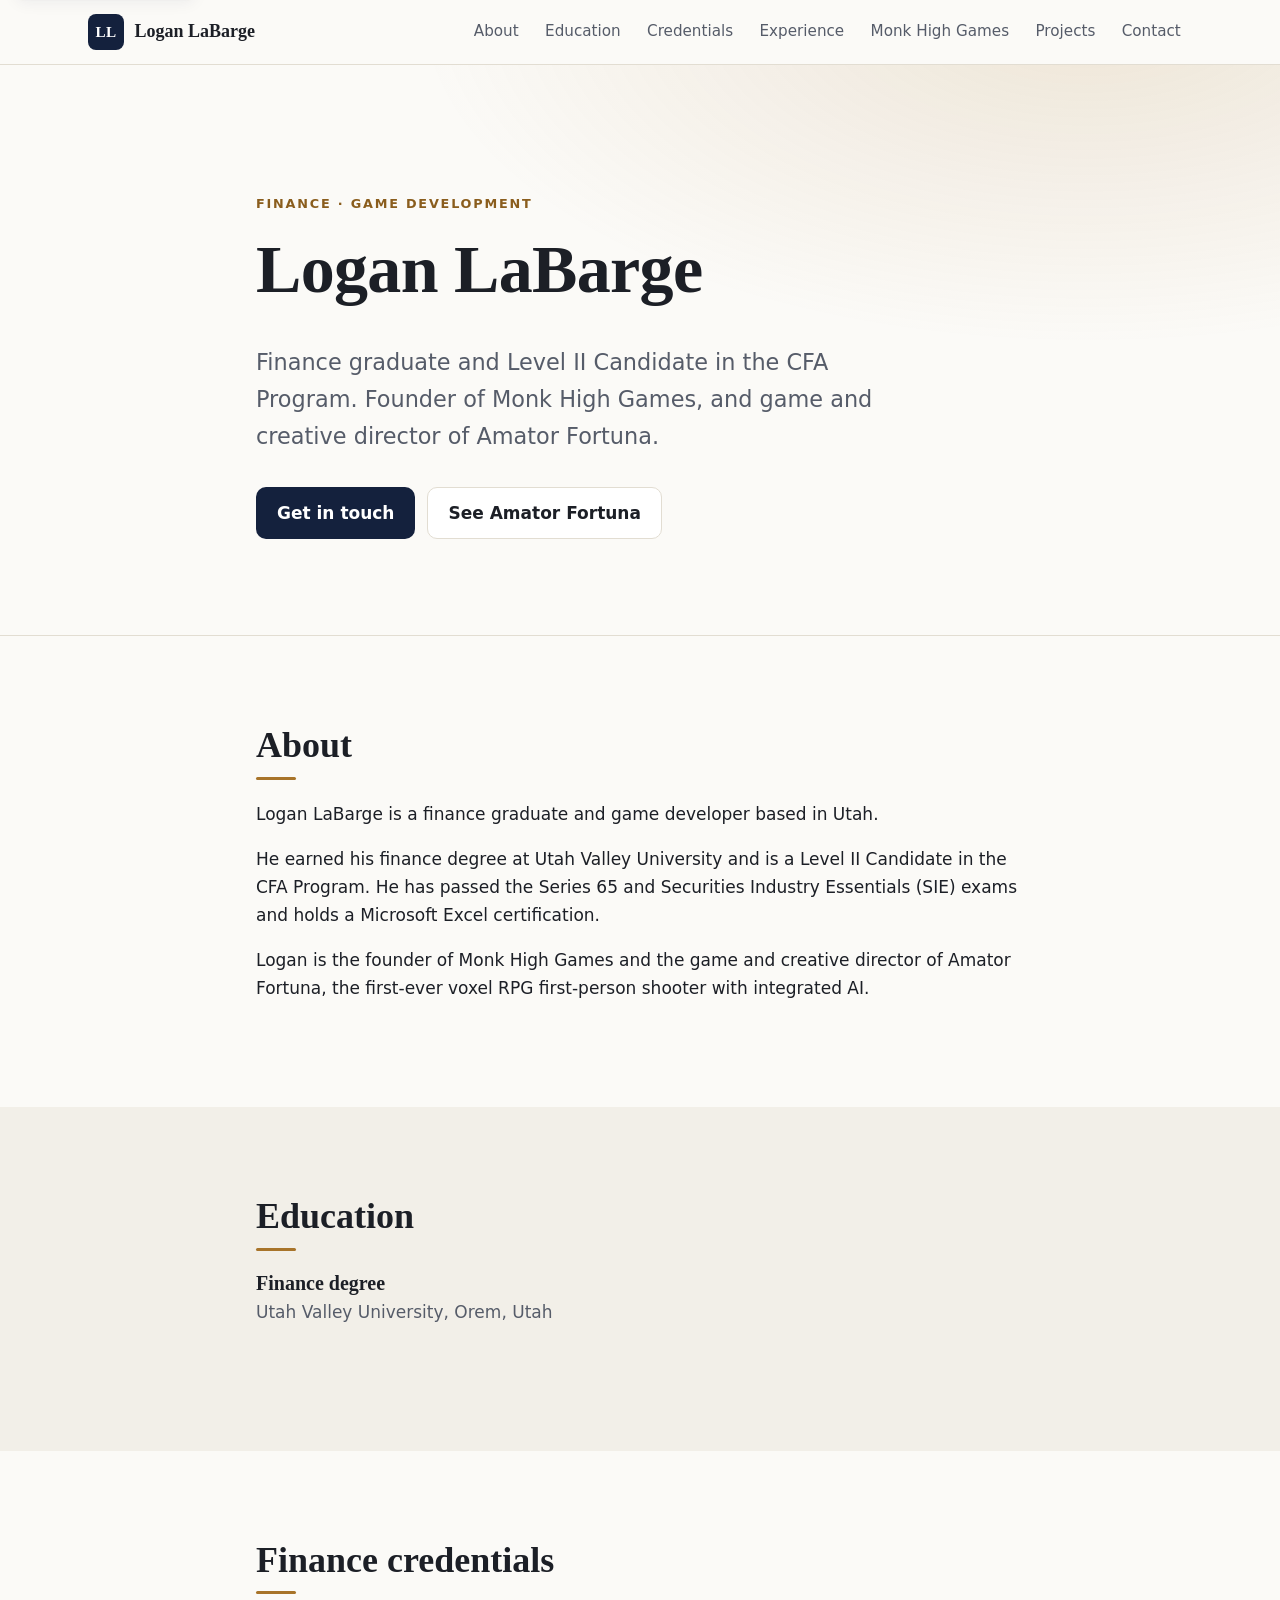
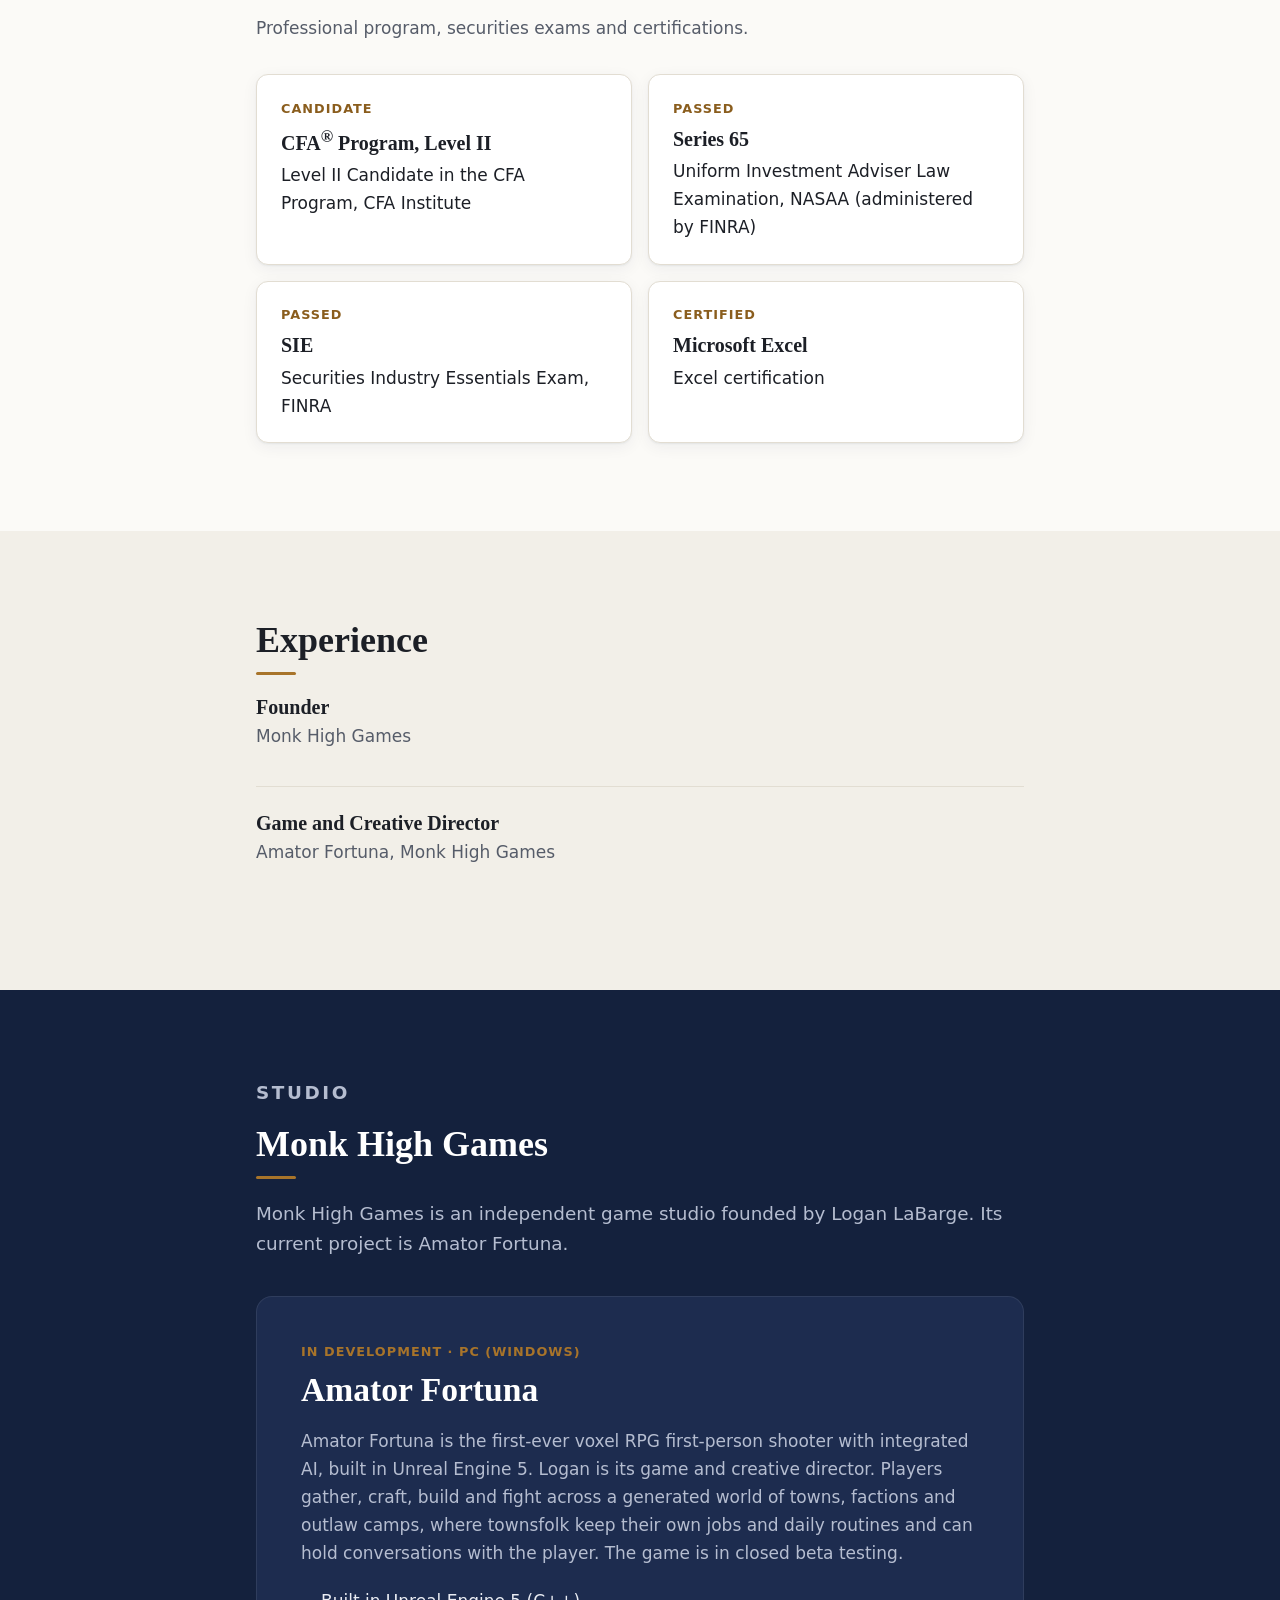
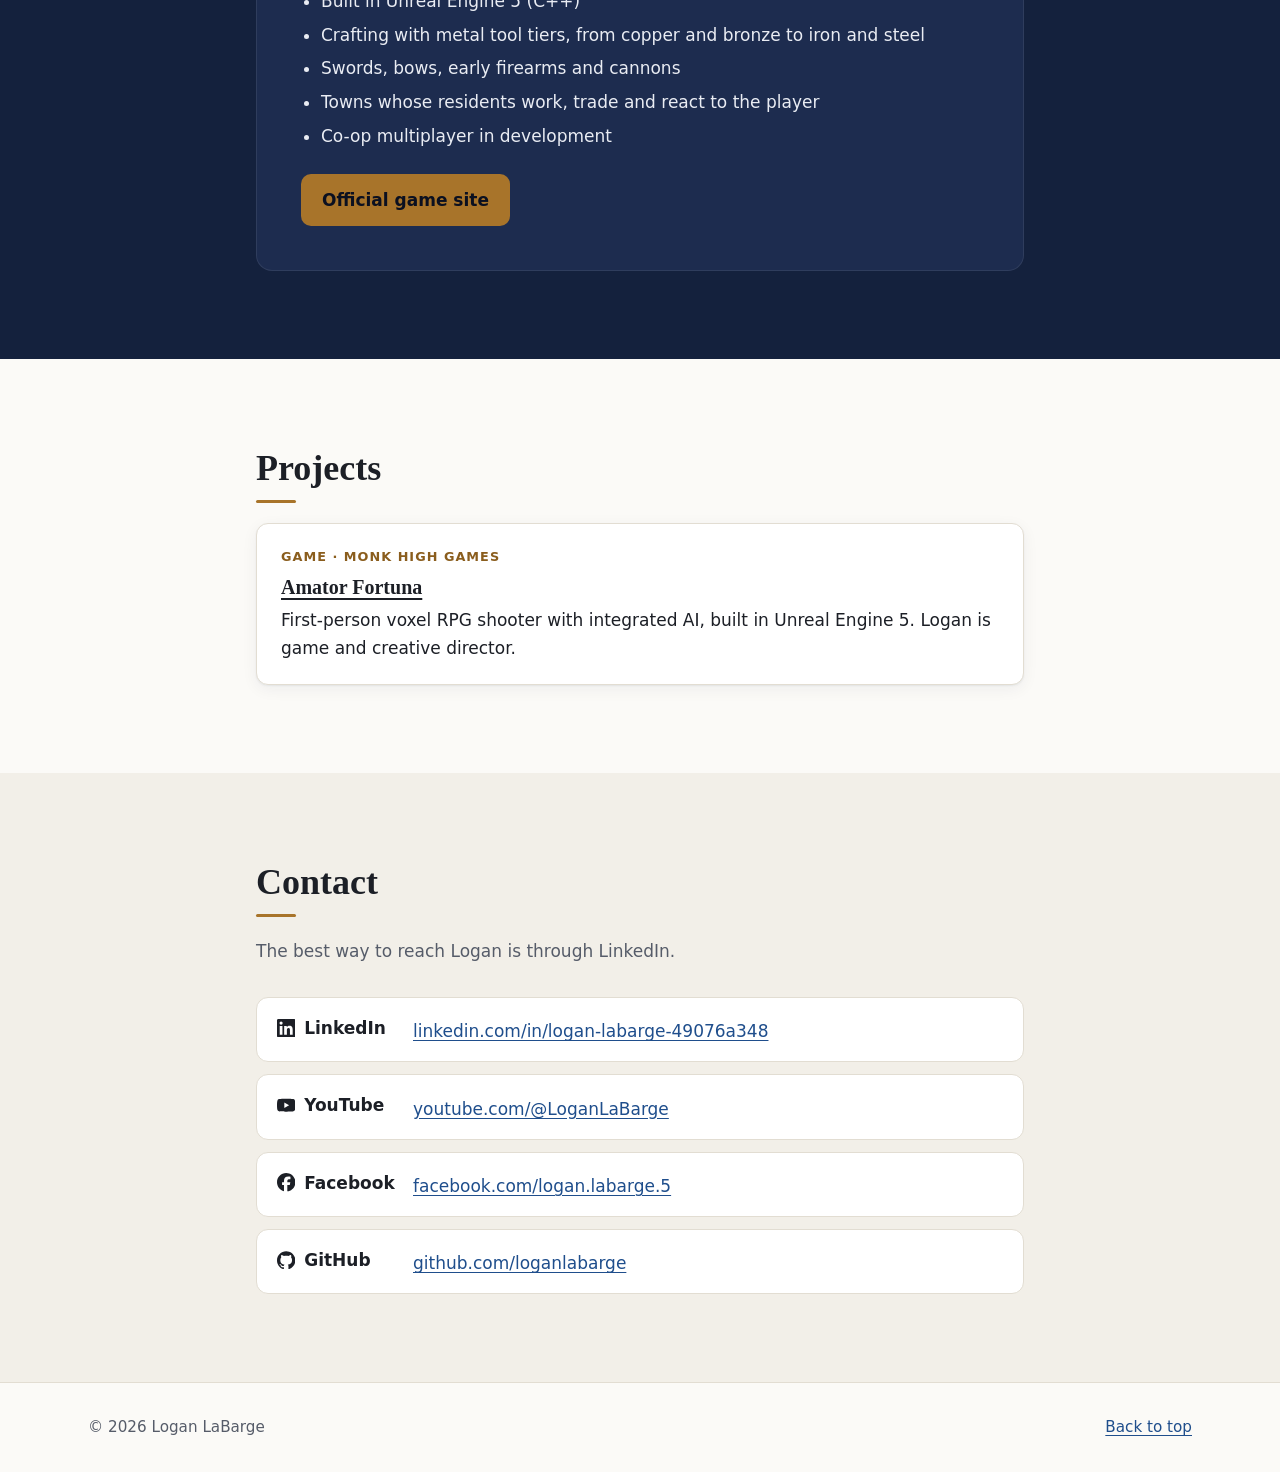
<file: index.html>
<!doctype html>
<html lang="en">
<head>
  <meta charset="utf-8">
  <meta name="viewport" content="width=device-width, initial-scale=1">

  <!-- ===== Primary SEO ===== -->
  <title>Logan LaBarge | Finance and Game Development</title>
  <meta name="description" content="Logan LaBarge: Utah finance graduate, Level II Candidate in the CFA Program, founder of Monk High Games, and game and creative director of Amator Fortuna.">
  <meta name="author" content="Logan LaBarge">
  <meta name="robots" content="index, follow, max-image-preview:large">
  <link rel="canonical" href="https://loganlabarge.github.io/">

  <!-- Search engine ownership checks: paste each service's tag below this comment.
       Google Search Console: <meta name="google-site-verification" content="...">
       Bing Webmaster Tools:  <meta name="msvalidate.01" content="..."> -->
  <meta name="google-site-verification" content="RBnnEL7mAEWOTrZFY4JoIH2HhezBEHHsAJJszeTOeoE">

  <!-- ===== Open Graph (LinkedIn, Facebook, Discord, iMessage, etc.) ===== -->
  <meta property="og:type" content="profile">
  <meta property="og:site_name" content="Logan LaBarge">
  <meta property="og:title" content="Logan LaBarge">
  <meta property="og:description" content="Logan LaBarge: Utah finance graduate, Level II Candidate in the CFA Program, founder of Monk High Games, and game and creative director of Amator Fortuna.">
  <meta property="og:url" content="https://loganlabarge.github.io/">
  <meta property="og:image" content="https://loganlabarge.github.io/assets/og-image.png">
  <meta property="og:image:width" content="1200">
  <meta property="og:image:height" content="630">
  <meta property="og:image:alt" content="Logan LaBarge">
  <meta property="og:locale" content="en_US">
  <meta property="profile:first_name" content="Logan">
  <meta property="profile:last_name" content="LaBarge">

  <!-- ===== Twitter / X card ===== -->
  <meta name="twitter:card" content="summary_large_image">
  <meta name="twitter:title" content="Logan LaBarge">
  <meta name="twitter:description" content="Logan LaBarge: Utah finance graduate, Level II Candidate in the CFA Program, founder of Monk High Games, and game and creative director of Amator Fortuna.">
  <meta name="twitter:image" content="https://loganlabarge.github.io/assets/og-image.png">

  <link rel="icon" href="assets/favicon.svg" type="image/svg+xml">
  <link rel="icon" href="assets/favicon-32.png" type="image/png" sizes="32x32">
  <link rel="apple-touch-icon" href="assets/apple-touch-icon.png">
  <meta name="theme-color" content="#14213d">
  <link rel="stylesheet" href="assets/styles.css">

  <!-- ===== Structured data (schema.org JSON-LD) =====
       ProfilePage + Person is what Google reads for a person's profile page. -->
  <script type="application/ld+json">
  {
    "@context": "https://schema.org",
    "@graph": [
      {
        "@type": "ProfilePage",
        "@id": "https://loganlabarge.github.io/#profilepage",
        "url": "https://loganlabarge.github.io/",
        "name": "Logan LaBarge",
        "inLanguage": "en-US",
        "dateCreated": "2026-10-21",
        "dateModified": "2026-10-21",
        "isPartOf": { "@id": "https://loganlabarge.github.io/#website" },
        "mainEntity": { "@id": "https://loganlabarge.github.io/#person" }
      },
      {
        "@type": "WebSite",
        "@id": "https://loganlabarge.github.io/#website",
        "url": "https://loganlabarge.github.io/",
        "name": "Logan LaBarge",
        "inLanguage": "en-US",
        "publisher": { "@id": "https://loganlabarge.github.io/#person" }
      },
      {
        "@type": "Person",
        "@id": "https://loganlabarge.github.io/#person",
        "name": "Logan LaBarge",
        "givenName": "Logan",
        "familyName": "LaBarge",
        "url": "https://loganlabarge.github.io/",
        "image": "https://loganlabarge.github.io/assets/og-image.png",
        "description": "Utah finance graduate, Level II Candidate in the CFA Program, founder of Monk High Games, and game and creative director of Amator Fortuna.",
        "jobTitle": "Founder",
        "worksFor": { "@id": "https://loganlabarge.github.io/#monkhighgames" },
        "homeLocation": {
          "@type": "Place",
          "address": { "@type": "PostalAddress", "addressRegion": "UT", "addressCountry": "US" }
        },
        "alumniOf": {
          "@type": "CollegeOrUniversity",
          "name": "Utah Valley University",
          "url": "https://www.uvu.edu/"
        },
        "hasCredential": [
          {
            "@type": "EducationalOccupationalCredential",
            "name": "Finance degree",
            "credentialCategory": "degree",
            "recognizedBy": { "@type": "CollegeOrUniversity", "name": "Utah Valley University" }
          },
          {
            "@type": "EducationalOccupationalCredential",
            "name": "Series 65: Uniform Investment Adviser Law Examination",
            "credentialCategory": "securities qualification exam",
            "recognizedBy": { "@type": "Organization", "name": "North American Securities Administrators Association (NASAA)", "url": "https://www.nasaa.org/" }
          },
          {
            "@type": "EducationalOccupationalCredential",
            "name": "Securities Industry Essentials (SIE) Exam",
            "credentialCategory": "securities qualification exam",
            "recognizedBy": { "@type": "Organization", "name": "FINRA", "url": "https://www.finra.org/" }
          },
          {
            "@type": "EducationalOccupationalCredential",
            "name": "Microsoft Excel certification",
            "credentialCategory": "certification"
          }
        ],
        "knowsAbout": ["Finance", "Securities", "Microsoft Excel", "Game development", "Unreal Engine"],
        "sameAs": [
          "https://www.linkedin.com/in/logan-labarge-49076a348/",
          "https://www.youtube.com/@LoganLaBarge",
          "https://www.youtube.com/channel/UCaB4kdAwZKcUy-RyfiN5hcw",
          "https://www.facebook.com/logan.labarge.5",
          "https://github.com/loganlabarge"
        ]
      },
      {
        "@type": "Organization",
        "@id": "https://loganlabarge.github.io/#monkhighgames",
        "name": "Monk High Games",
        "url": "https://loganlabarge.github.io/#monk-high-games",
        "founder": { "@id": "https://loganlabarge.github.io/#person" },
        "description": "Independent game studio founded by Logan LaBarge, developer of Amator Fortuna."
      },
      {
        "@type": "VideoGame",
        "@id": "https://loganlabarge.github.io/amator-fortuna/#game",
        "name": "Amator Fortuna",
        "url": "https://loganlabarge.github.io/amator-fortuna/",
        "description": "A first-person voxel RPG shooter with integrated AI, built in Unreal Engine 5. Players gather, craft, build and fight across a generated world of towns, factions and outlaw camps, where townsfolk keep their own jobs and daily routines and can hold conversations with the player. In closed beta testing.",
        "genre": ["Role-playing game", "First-person shooter", "Voxel"],
        "author": { "@id": "https://loganlabarge.github.io/#person" },
        "director": { "@id": "https://loganlabarge.github.io/#person" },
        "publisher": { "@id": "https://loganlabarge.github.io/#monkhighgames" },
        "gamePlatform": "PC",
        "operatingSystem": "Windows",
        "applicationCategory": "Game"
      }
    ]
  }
  </script>
</head>
<body>
  <a class="skip-link" href="#main">Skip to content</a>

  <header class="site-header">
    <div class="container header-inner">
      <a class="brand" href="#top" aria-label="Logan LaBarge, back to top">
        <span class="monogram" aria-hidden="true">LL</span>
        <span class="brand-name">Logan LaBarge</span>
      </a>
      <button class="nav-toggle" type="button" aria-expanded="false" aria-controls="site-nav" hidden>
        <span class="nav-toggle-bars" aria-hidden="true"></span>
        <span class="visually-hidden">Menu</span>
      </button>
      <nav id="site-nav" class="site-nav" aria-label="Sections">
        <ul>
          <li><a href="#about">About</a></li>
          <li><a href="#education">Education</a></li>
          <li><a href="#credentials">Credentials</a></li>
          <li><a href="#experience">Experience</a></li>
          <li><a href="#monk-high-games">Monk High Games</a></li>
          <li><a href="#projects">Projects</a></li>
          <li><a href="#contact">Contact</a></li>
        </ul>
      </nav>
    </div>
  </header>

  <main id="main">
    <!-- ===== Hero ===== -->
    <section class="hero" id="top" aria-labelledby="hero-title">
      <div class="container narrow hero-inner">
        <p class="eyebrow">Finance &middot; Game development</p>
        <h1 id="hero-title">Logan LaBarge</h1>
        <p class="lede">Finance graduate and Level II Candidate in the CFA Program. Founder of Monk High Games, and game and creative director of Amator Fortuna.</p>
        <div class="hero-actions">
          <a class="button button-primary" href="#contact">Get in touch</a>
          <a class="button button-ghost" href="#amator-fortuna">See Amator Fortuna</a>
        </div>
      </div>
    </section>

    <!-- ===== About ===== -->
    <section class="section" id="about" aria-labelledby="about-title">
      <div class="container narrow">
        <h2 id="about-title">About</h2>
        <p>Logan LaBarge is a finance graduate and game developer based in Utah.</p>
        <p>He earned his finance degree at Utah Valley University and is a Level II Candidate in the CFA Program. He has passed the Series 65 and Securities Industry Essentials (SIE) exams and holds a Microsoft Excel certification.</p>
        <p>Logan is the founder of Monk High Games and the game and creative director of Amator Fortuna, the first-ever voxel RPG first-person shooter with integrated AI.</p>
      </div>
    </section>

    <!-- ===== Education ===== -->
    <section class="section section-alt" id="education" aria-labelledby="education-title">
      <div class="container narrow">
        <h2 id="education-title">Education</h2>
        <ol class="timeline">
          <li class="timeline-item no-meta">
            <div class="timeline-body">
              <h3>Finance degree</h3>
              <p class="org">Utah Valley University, Orem, Utah</p>
            </div>
          </li>
        </ol>
      </div>
    </section>

    <!-- ===== Finance credentials ===== -->
    <section class="section" id="credentials" aria-labelledby="credentials-title">
      <div class="container narrow">
        <h2 id="credentials-title">Finance credentials</h2>
        <p class="section-intro">Professional program, securities exams and certifications.</p>
        <ul class="card-grid">
          <li class="card">
            <p class="card-kicker">Candidate</p>
            <h3>CFA<sup>&reg;</sup> Program, Level II</h3>
            <p>Level II Candidate in the CFA Program, CFA Institute</p>
          </li>
          <li class="card">
            <p class="card-kicker">Passed</p>
            <h3>Series 65</h3>
            <p>Uniform Investment Adviser Law Examination, NASAA (administered by FINRA)</p>
          </li>
          <li class="card">
            <p class="card-kicker">Passed</p>
            <h3>SIE</h3>
            <p>Securities Industry Essentials Exam, FINRA</p>
          </li>
          <li class="card">
            <p class="card-kicker">Certified</p>
            <h3>Microsoft Excel</h3>
            <p>Excel certification</p>
          </li>
        </ul>
      </div>
    </section>

    <!-- ===== Experience ===== -->
    <section class="section section-alt" id="experience" aria-labelledby="experience-title">
      <div class="container narrow">
        <h2 id="experience-title">Experience</h2>
        <ol class="timeline">
          <li class="timeline-item no-meta">
            <div class="timeline-body">
              <h3>Founder</h3>
              <p class="org">Monk High Games</p>
            </div>
          </li>
          <li class="timeline-item no-meta">
            <div class="timeline-body">
              <h3>Game and Creative Director</h3>
              <p class="org">Amator Fortuna, Monk High Games</p>
            </div>
          </li>
          <!-- Copy a <li class="timeline-item"> block above for each role, newest first.
               To show dates, drop "no-meta" and add <div class="timeline-meta">2024 &ndash; Present</div> before timeline-body. -->
        </ol>
      </div>
    </section>

    <!-- ===== Monk High Games / Amator Fortuna ===== -->
    <section class="section section-feature" id="monk-high-games" aria-labelledby="mhg-title">
      <div class="container narrow">
        <div class="feature-head">
          <p class="eyebrow eyebrow-light">Studio</p>
          <h2 id="mhg-title">Monk High Games</h2>
          <p>Monk High Games is an independent game studio founded by Logan LaBarge. Its current project is Amator Fortuna.</p>
        </div>

        <article class="feature-card" id="amator-fortuna" aria-labelledby="af-title">
          <div class="feature-card-body">
            <p class="card-kicker">In development &middot; PC (Windows)</p>
            <h3 id="af-title">Amator Fortuna</h3>
            <p>Amator Fortuna is the first-ever voxel RPG first-person shooter with integrated AI, built in Unreal Engine 5. Logan is its game and creative director. Players gather, craft, build and fight across a generated world of towns, factions and outlaw camps, where townsfolk keep their own jobs and daily routines and can hold conversations with the player. The game is in closed beta testing.</p>
            <ul class="feature-list">
              <li>Built in Unreal Engine 5 (C++)</li>
              <li>Crafting with metal tool tiers, from copper and bronze to iron and steel</li>
              <li>Swords, bows, early firearms and cannons</li>
              <li>Towns whose residents work, trade and react to the player</li>
              <li>Co-op multiplayer in development</li>
            </ul>
            <a class="button button-gold" href="amator-fortuna/">Official game site</a>
          </div>
          <!-- Optional: add a screenshot you're happy to make public, e.g.
               <img class="feature-shot" src="assets/amator-fortuna.webp" width="1280" height="720"
                    alt="Describe what the screenshot shows" loading="lazy" decoding="async"> -->
        </article>
      </div>
    </section>

    <!-- ===== Projects ===== -->
    <section class="section" id="projects" aria-labelledby="projects-title">
      <div class="container narrow">
        <h2 id="projects-title">Projects</h2>
        <ul class="card-grid">
          <li class="card">
            <p class="card-kicker">Game &middot; Monk High Games</p>
            <h3><a href="amator-fortuna/">Amator Fortuna</a></h3>
            <p>First-person voxel RPG shooter with integrated AI, built in Unreal Engine 5. Logan is game and creative director.</p>
          </li>
        </ul>
      </div>
    </section>

    <!-- ===== Contact ===== -->
    <section class="section section-alt" id="contact" aria-labelledby="contact-title">
      <div class="container narrow">
        <h2 id="contact-title">Contact</h2>
        <p class="section-intro">The best way to reach Logan is through LinkedIn.</p>
        <ul class="contact-list">
          <li><span class="contact-label"><svg class="social-icon" viewBox="0 0 24 24" aria-hidden="true" focusable="false"><path d="M20.447 20.452h-3.554v-5.569c0-1.328-.027-3.037-1.852-3.037-1.853 0-2.136 1.445-2.136 2.939v5.667H9.351V9h3.414v1.561h.046c.477-.9 1.637-1.85 3.37-1.85 3.601 0 4.267 2.37 4.267 5.455v6.286zM5.337 7.433a2.062 2.062 0 1 1 0-4.125 2.062 2.062 0 0 1 0 4.125zM7.119 20.452H3.555V9h3.564v11.452zM22.225 0H1.771C.792 0 0 .774 0 1.729v20.542C0 23.227.792 24 1.771 24h20.451C23.2 24 24 23.227 24 22.271V1.729C24 .774 23.2 0 22.222 0h.003z"/></svg>LinkedIn</span> <a href="https://www.linkedin.com/in/logan-labarge-49076a348/" rel="me">linkedin.com/in/logan-labarge-49076a348</a></li>
          <li><span class="contact-label"><svg class="social-icon" viewBox="0 0 24 24" aria-hidden="true" focusable="false"><path d="M23.498 6.186a3.016 3.016 0 0 0-2.122-2.136C19.505 3.545 12 3.545 12 3.545s-7.505 0-9.377.505A3.017 3.017 0 0 0 .502 6.186C0 8.07 0 12 0 12s0 3.93.502 5.814a3.016 3.016 0 0 0 2.122 2.136c1.871.505 9.376.505 9.376.505s7.505 0 9.377-.505a3.015 3.015 0 0 0 2.122-2.136C24 15.93 24 12 24 12s0-3.93-.502-5.814zM9.545 15.568V8.432L15.818 12l-6.273 3.568z"/></svg>YouTube</span> <a href="https://www.youtube.com/@LoganLaBarge" rel="me">youtube.com/@LoganLaBarge</a></li>
          <li><span class="contact-label"><svg class="social-icon" viewBox="0 0 24 24" aria-hidden="true" focusable="false"><path d="M9.101 23.691v-7.98H6.627v-3.667h2.474v-1.58c0-4.085 1.848-5.978 5.858-5.978.401 0 .955.042 1.468.103a8.68 8.68 0 0 1 1.141.195v3.325a8.623 8.623 0 0 0-.653-.036 26.805 26.805 0 0 0-.733-.009c-.707 0-1.259.096-1.675.309a1.686 1.686 0 0 0-.679.622c-.258.42-.374.995-.374 1.752v1.297h3.919l-.386 2.103-.287 1.564h-3.246v8.245C19.396 23.238 24 18.179 24 12.044c0-6.627-5.373-12-12-12s-12 5.373-12 12c0 5.628 3.874 10.35 9.101 11.647Z"/></svg>Facebook</span> <a href="https://www.facebook.com/logan.labarge.5" rel="me">facebook.com/logan.labarge.5</a></li>
          <li><span class="contact-label"><svg class="social-icon" viewBox="0 0 24 24" aria-hidden="true" focusable="false"><path d="M12 .297c-6.63 0-12 5.373-12 12 0 5.303 3.438 9.8 8.205 11.385.6.113.82-.258.82-.577 0-.285-.01-1.04-.015-2.04-3.338.724-4.042-1.61-4.042-1.61C4.422 18.07 3.633 17.7 3.633 17.7c-1.087-.744.084-.729.084-.729 1.205.084 1.838 1.236 1.838 1.236 1.07 1.835 2.809 1.305 3.495.998.108-.776.417-1.305.76-1.605-2.665-.3-5.466-1.332-5.466-5.93 0-1.31.465-2.38 1.235-3.22-.135-.303-.54-1.523.105-3.176 0 0 1.005-.322 3.3 1.23.96-.267 1.98-.399 3-.405 1.02.006 2.04.138 3 .405 2.28-1.552 3.285-1.23 3.285-1.23.645 1.653.24 2.873.12 3.176.765.84 1.23 1.91 1.23 3.22 0 4.61-2.805 5.625-5.475 5.92.42.36.81 1.096.81 2.22 0 1.606-.015 2.896-.015 3.286 0 .315.21.69.825.57C20.565 22.092 24 17.592 24 12.297c0-6.627-5.373-12-12-12"/></svg>GitHub</span> <a href="https://github.com/loganlabarge" rel="me">github.com/loganlabarge</a></li>
        </ul>
      </div>
    </section>
  </main>

  <footer class="site-footer">
    <div class="container footer-inner">
      <p>&copy; 2026 Logan LaBarge</p>
      <p><a href="#top">Back to top</a></p>
    </div>
  </footer>

  <script>
    // Collapsible menu on small screens. Without JavaScript the links simply stay visible.
    (function () {
      var toggle = document.querySelector('.nav-toggle');
      var nav = document.getElementById('site-nav');
      if (!toggle || !nav) return;
      toggle.hidden = false;
      document.documentElement.classList.add('js');
      function setOpen(open) {
        toggle.setAttribute('aria-expanded', String(open));
        nav.classList.toggle('is-open', open);
      }
      toggle.addEventListener('click', function () {
        setOpen(toggle.getAttribute('aria-expanded') !== 'true');
      });
      nav.addEventListener('click', function (e) {
        if (e.target.closest('a')) setOpen(false);
      });
      document.addEventListener('keydown', function (e) {
        if (e.key === 'Escape' && nav.classList.contains('is-open')) { setOpen(false); toggle.focus(); }
      });
    })();
  </script>
</body>
</html>
</file>
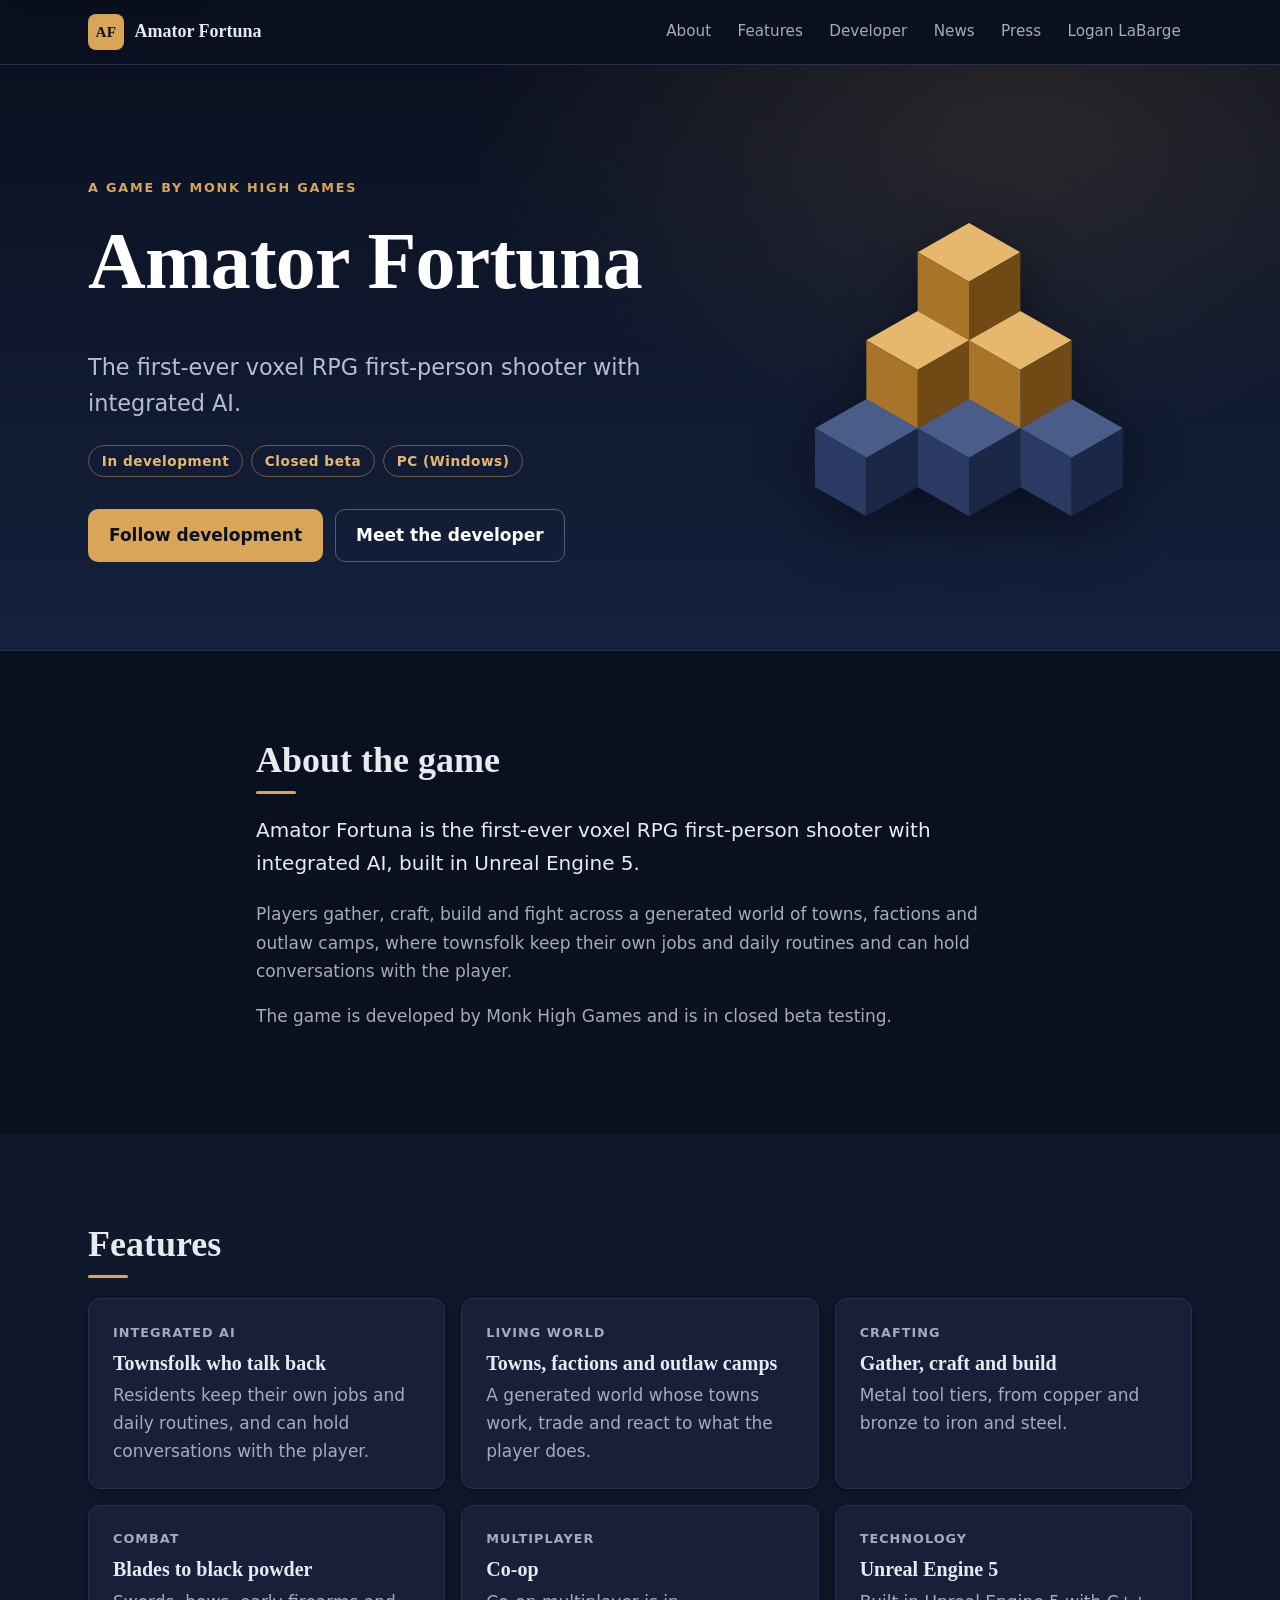
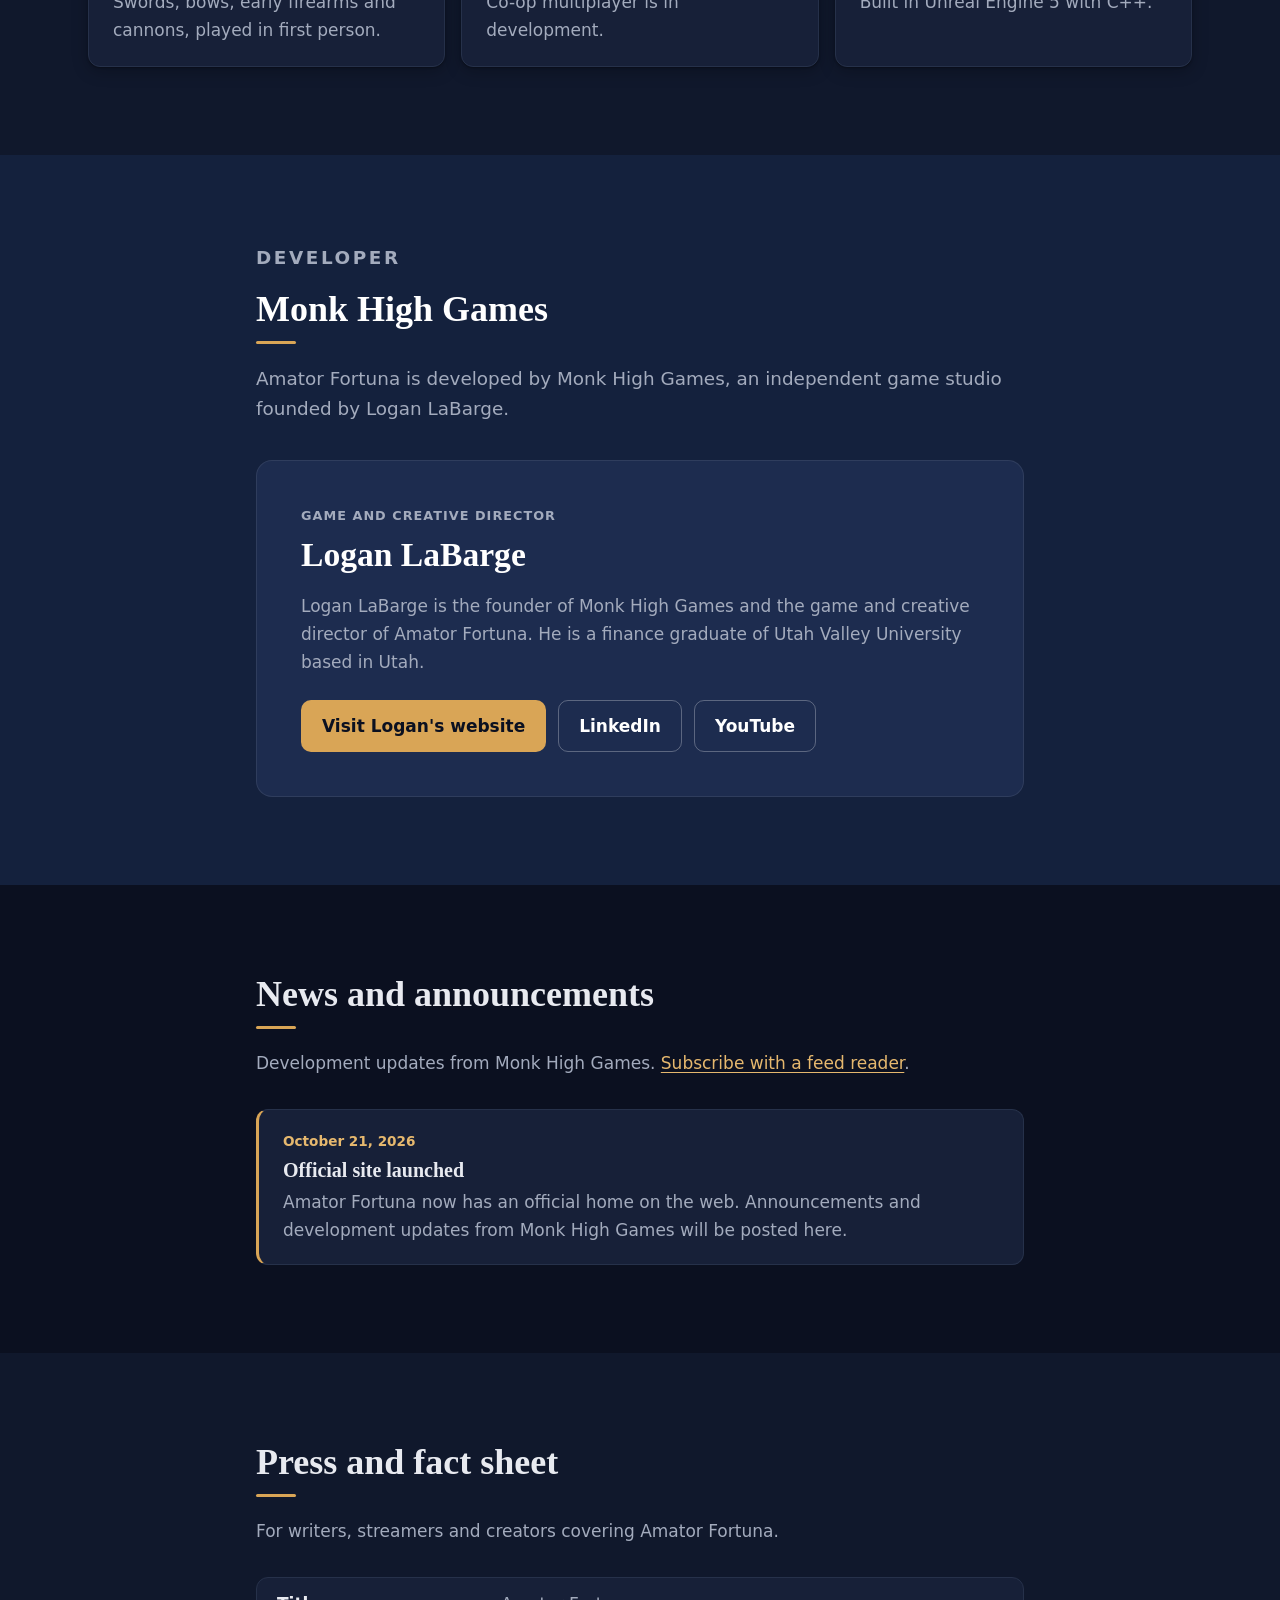
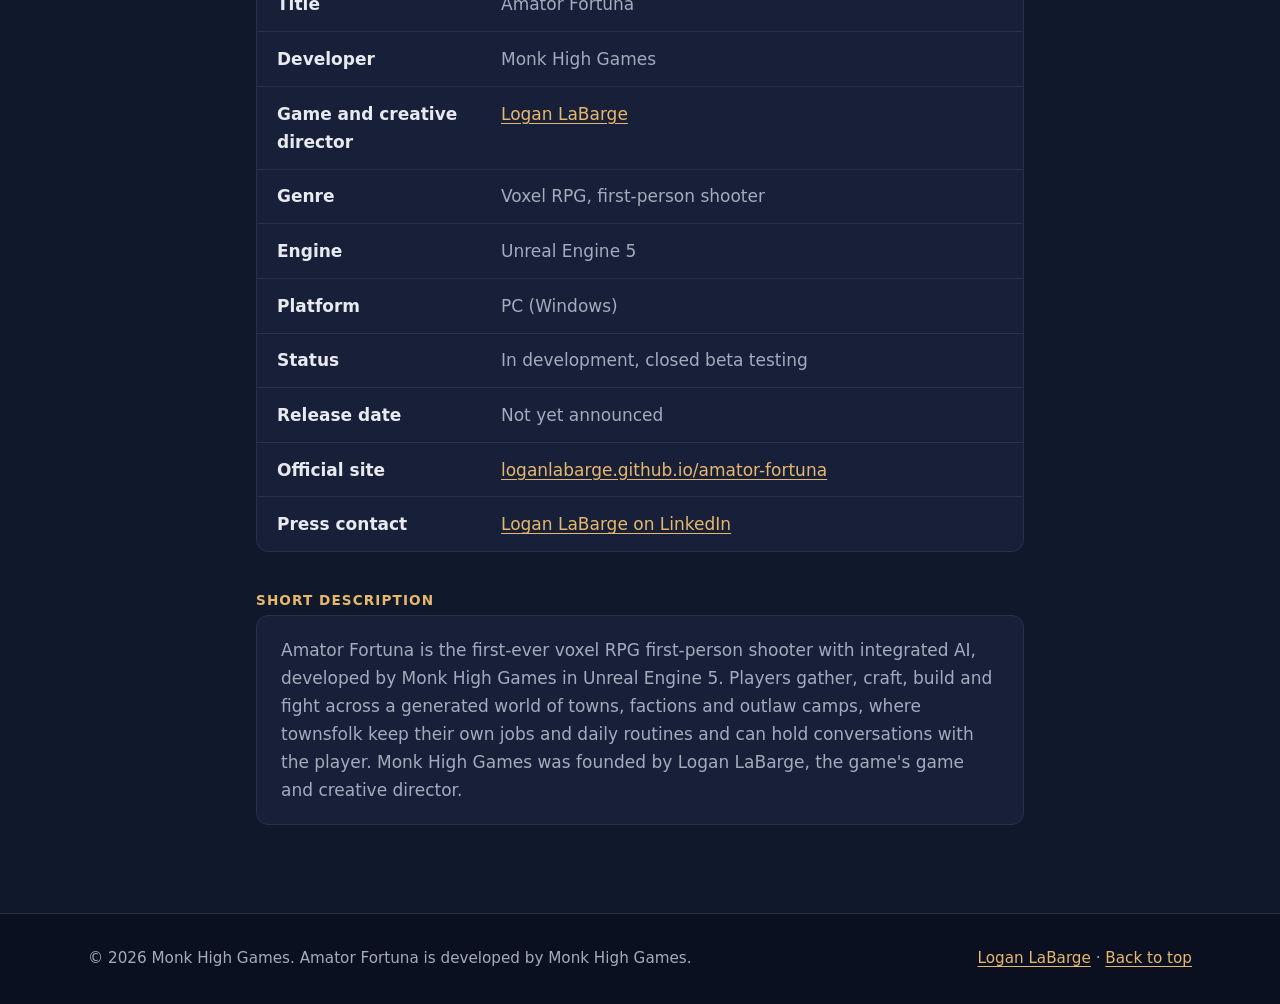
<file: amator-fortuna/index.html>
<!doctype html>
<html lang="en">
<head>
  <meta charset="utf-8">
  <meta name="viewport" content="width=device-width, initial-scale=1">

  <!-- ===== Primary SEO ===== -->
  <title>Amator Fortuna | Official Game Site | Monk High Games</title>
  <meta name="description" content="Amator Fortuna is the first-ever voxel RPG first-person shooter with integrated AI, developed by Monk High Games in Unreal Engine 5. Game and creative director: Logan LaBarge.">
  <meta name="author" content="Logan LaBarge">
  <meta name="robots" content="index, follow, max-image-preview:large">
  <link rel="canonical" href="https://loganlabarge.github.io/amator-fortuna/">
  <link rel="author" href="https://loganlabarge.github.io/">
  <link rel="alternate" type="application/atom+xml" title="Amator Fortuna news" href="https://loganlabarge.github.io/amator-fortuna/feed.xml">

  <!-- ===== Open Graph (LinkedIn, Facebook, Discord, iMessage, etc.) ===== -->
  <meta property="og:type" content="website">
  <meta property="og:site_name" content="Amator Fortuna">
  <meta property="og:title" content="Amator Fortuna, by Monk High Games">
  <meta property="og:description" content="The first-ever voxel RPG first-person shooter with integrated AI. In development for PC.">
  <meta property="og:url" content="https://loganlabarge.github.io/amator-fortuna/">
  <meta property="og:image" content="https://loganlabarge.github.io/assets/og-amator-fortuna.png">
  <meta property="og:image:width" content="1200">
  <meta property="og:image:height" content="630">
  <meta property="og:image:alt" content="Amator Fortuna, a game by Monk High Games">
  <meta property="og:locale" content="en_US">

  <!-- ===== Twitter / X card ===== -->
  <meta name="twitter:card" content="summary_large_image">
  <meta name="twitter:title" content="Amator Fortuna, by Monk High Games">
  <meta name="twitter:description" content="The first-ever voxel RPG first-person shooter with integrated AI. In development for PC.">
  <meta name="twitter:image" content="https://loganlabarge.github.io/assets/og-amator-fortuna.png">

  <link rel="icon" href="../assets/favicon-af.svg" type="image/svg+xml">
  <link rel="icon" href="../assets/favicon-af-32.png" type="image/png" sizes="32x32">
  <link rel="apple-touch-icon" href="../assets/apple-touch-icon-af.png">
  <meta name="theme-color" content="#0b1020">
  <link rel="stylesheet" href="../assets/styles.css">

  <!-- ===== Structured data (schema.org JSON-LD) =====
       The game, its studio and its director. The Person is the same entity as on the
       homepage (same @id), which is how search engines tie the two pages together. -->
  <script type="application/ld+json">
  {
    "@context": "https://schema.org",
    "@graph": [
      {
        "@type": "WebPage",
        "@id": "https://loganlabarge.github.io/amator-fortuna/#webpage",
        "url": "https://loganlabarge.github.io/amator-fortuna/",
        "name": "Amator Fortuna | Official Game Site",
        "inLanguage": "en-US",
        "dateCreated": "2026-10-21",
        "dateModified": "2026-10-21",
        "isPartOf": { "@id": "https://loganlabarge.github.io/#website" },
        "about": { "@id": "https://loganlabarge.github.io/amator-fortuna/#game" },
        "mainEntity": { "@id": "https://loganlabarge.github.io/amator-fortuna/#game" },
        "author": { "@id": "https://loganlabarge.github.io/#person" },
        "breadcrumb": {
          "@type": "BreadcrumbList",
          "itemListElement": [
            { "@type": "ListItem", "position": 1, "name": "Logan LaBarge", "item": "https://loganlabarge.github.io/" },
            { "@type": "ListItem", "position": 2, "name": "Amator Fortuna", "item": "https://loganlabarge.github.io/amator-fortuna/" }
          ]
        }
      },
      {
        "@type": "VideoGame",
        "@id": "https://loganlabarge.github.io/amator-fortuna/#game",
        "name": "Amator Fortuna",
        "url": "https://loganlabarge.github.io/amator-fortuna/",
        "image": "https://loganlabarge.github.io/assets/og-amator-fortuna.png",
        "description": "The first-ever voxel RPG first-person shooter with integrated AI, built in Unreal Engine 5. Players gather, craft, build and fight across a generated world of towns, factions and outlaw camps, where townsfolk keep their own jobs and daily routines and can hold conversations with the player. In closed beta testing.",
        "genre": ["Role-playing game", "First-person shooter", "Voxel"],
        "gamePlatform": "PC",
        "operatingSystem": "Windows",
        "applicationCategory": "Game",
        "playMode": ["SinglePlayer", "CoOp"],
        "author": { "@id": "https://loganlabarge.github.io/#person" },
        "director": { "@id": "https://loganlabarge.github.io/#person" },
        "creator": { "@id": "https://loganlabarge.github.io/#monkhighgames" },
        "publisher": { "@id": "https://loganlabarge.github.io/#monkhighgames" }
      },
      {
        "@type": "Organization",
        "@id": "https://loganlabarge.github.io/#monkhighgames",
        "name": "Monk High Games",
        "url": "https://loganlabarge.github.io/#monk-high-games",
        "founder": { "@id": "https://loganlabarge.github.io/#person" },
        "description": "Independent game studio founded by Logan LaBarge, developer of Amator Fortuna."
      },
      {
        "@type": "Person",
        "@id": "https://loganlabarge.github.io/#person",
        "name": "Logan LaBarge",
        "url": "https://loganlabarge.github.io/",
        "jobTitle": "Founder",
        "worksFor": { "@id": "https://loganlabarge.github.io/#monkhighgames" },
        "sameAs": [
          "https://www.linkedin.com/in/logan-labarge-49076a348/",
          "https://www.youtube.com/@LoganLaBarge",
          "https://www.youtube.com/channel/UCaB4kdAwZKcUy-RyfiN5hcw",
          "https://www.facebook.com/logan.labarge.5",
          "https://github.com/loganlabarge"
        ]
      }
    ]
  }
  </script>
</head>
<body class="game">
  <a class="skip-link" href="#main">Skip to content</a>

  <header class="site-header">
    <div class="container header-inner">
      <a class="brand" href="#top" aria-label="Amator Fortuna, back to top">
        <span class="monogram" aria-hidden="true">AF</span>
        <span class="brand-name">Amator Fortuna</span>
      </a>
      <button class="nav-toggle" type="button" aria-expanded="false" aria-controls="site-nav" hidden>
        <span class="nav-toggle-bars" aria-hidden="true"></span>
        <span class="visually-hidden">Menu</span>
      </button>
      <nav id="site-nav" class="site-nav" aria-label="Sections">
        <ul>
          <li><a href="#about">About</a></li>
          <li><a href="#features">Features</a></li>
          <li><a href="#developer">Developer</a></li>
          <li><a href="#news">News</a></li>
          <li><a href="#press">Press</a></li>
          <li><a href="../">Logan LaBarge</a></li>
        </ul>
      </nav>
    </div>
  </header>

  <main id="main">
    <!-- ===== Hero ===== -->
    <section class="game-hero" id="top" aria-labelledby="game-title">
      <div class="container game-hero-inner">
        <div class="game-hero-text">
          <p class="eyebrow eyebrow-light">A game by Monk High Games</p>
          <h1 id="game-title">Amator Fortuna</h1>
          <p class="lede">The first-ever voxel RPG first-person shooter with integrated AI.</p>
          <ul class="status-list" aria-label="Status">
            <li>In development</li>
            <li>Closed beta</li>
            <li>PC (Windows)</li>
          </ul>
          <div class="hero-actions">
            <a class="button button-gold" href="#news">Follow development</a>
            <a class="button button-outline" href="../">Meet the developer</a>
          </div>
        </div>
        <!-- Decorative voxel stack (no screenshot until public-safe footage exists). -->
        <svg class="game-hero-art" viewBox="-120 -135 240 230" aria-hidden="true" focusable="false">
          <defs>
            <g id="cube-gold">
              <path d="M0 0L35 -20L0 -40L-35 -20Z" fill="#e6b86e"/>
              <path d="M-35 -20L0 0L0 40L-35 20Z" fill="#a8742a"/>
              <path d="M35 -20L0 0L0 40L35 20Z" fill="#6f4a14"/>
            </g>
            <g id="cube-stone">
              <path d="M0 0L35 -20L0 -40L-35 -20Z" fill="#4a5c88"/>
              <path d="M-35 -20L0 0L0 40L-35 20Z" fill="#2a3a63"/>
              <path d="M35 -20L0 0L0 40L35 20Z" fill="#1b2747"/>
            </g>
          </defs>
          <!-- painted back to front: x + y + z ascending; screen = (35(x-y), 20(x+y) - 40z) -->
          <use href="#cube-stone" x="0" y="0"/>
          <use href="#cube-stone" x="35" y="20"/>
          <use href="#cube-stone" x="-35" y="20"/>
          <use href="#cube-gold" x="0" y="-40"/>
          <use href="#cube-stone" x="70" y="40"/>
          <use href="#cube-stone" x="0" y="40"/>
          <use href="#cube-stone" x="-70" y="40"/>
          <use href="#cube-gold" x="35" y="-20"/>
          <use href="#cube-gold" x="-35" y="-20"/>
          <use href="#cube-gold" x="0" y="-80"/>
        </svg>
      </div>
    </section>

    <!-- ===== About ===== -->
    <section class="section" id="about" aria-labelledby="about-title">
      <div class="container narrow">
        <h2 id="about-title">About the game</h2>
        <p class="game-lead">Amator Fortuna is the first-ever voxel RPG first-person shooter with integrated AI, built in Unreal Engine 5.</p>
        <p>Players gather, craft, build and fight across a generated world of towns, factions and outlaw camps, where townsfolk keep their own jobs and daily routines and can hold conversations with the player.</p>
        <p>The game is developed by Monk High Games and is in closed beta testing.</p>
      </div>
    </section>

    <!-- ===== Features ===== -->
    <section class="section section-alt" id="features" aria-labelledby="features-title">
      <div class="container">
        <h2 id="features-title">Features</h2>
        <ul class="card-grid feature-grid">
          <li class="card">
            <p class="card-kicker">Integrated AI</p>
            <h3>Townsfolk who talk back</h3>
            <p>Residents keep their own jobs and daily routines, and can hold conversations with the player.</p>
          </li>
          <li class="card">
            <p class="card-kicker">Living world</p>
            <h3>Towns, factions and outlaw camps</h3>
            <p>A generated world whose towns work, trade and react to what the player does.</p>
          </li>
          <li class="card">
            <p class="card-kicker">Crafting</p>
            <h3>Gather, craft and build</h3>
            <p>Metal tool tiers, from copper and bronze to iron and steel.</p>
          </li>
          <li class="card">
            <p class="card-kicker">Combat</p>
            <h3>Blades to black powder</h3>
            <p>Swords, bows, early firearms and cannons, played in first person.</p>
          </li>
          <li class="card">
            <p class="card-kicker">Multiplayer</p>
            <h3>Co-op</h3>
            <p>Co-op multiplayer is in development.</p>
          </li>
          <li class="card">
            <p class="card-kicker">Technology</p>
            <h3>Unreal Engine 5</h3>
            <p>Built in Unreal Engine 5 with C++.</p>
          </li>
        </ul>
      </div>
    </section>

    <!-- ===== Developer ===== -->
    <section class="section section-feature" id="developer" aria-labelledby="developer-title">
      <div class="container narrow">
        <div class="feature-head">
          <p class="eyebrow eyebrow-light">Developer</p>
          <h2 id="developer-title">Monk High Games</h2>
          <p>Amator Fortuna is developed by Monk High Games, an independent game studio founded by Logan LaBarge.</p>
        </div>
        <article class="feature-card" aria-labelledby="director-title">
          <p class="card-kicker">Game and creative director</p>
          <h3 id="director-title">Logan LaBarge</h3>
          <p>Logan LaBarge is the founder of Monk High Games and the game and creative director of Amator Fortuna. He is a finance graduate of Utah Valley University based in Utah.</p>
          <div class="hero-actions">
            <a class="button button-gold" href="../" rel="author">Visit Logan's website</a>
            <a class="button button-outline" href="https://www.linkedin.com/in/logan-labarge-49076a348/">LinkedIn</a>
            <a class="button button-outline" href="https://www.youtube.com/@LoganLaBarge">YouTube</a>
          </div>
        </article>
      </div>
    </section>

    <!-- ===== News =====
         Newest first. For each announcement, copy an <article class="news-item"> block,
         and add a matching <entry> to feed.xml so followers' feed readers pick it up. -->
    <section class="section" id="news" aria-labelledby="news-title">
      <div class="container narrow">
        <h2 id="news-title">News and announcements</h2>
        <p class="section-intro">Development updates from Monk High Games. <a href="feed.xml">Subscribe with a feed reader</a>.</p>
        <div class="news-list">
          <article class="news-item" id="official-site-launch">
            <time datetime="2026-10-21">October 21, 2026</time>
            <h3>Official site launched</h3>
            <p>Amator Fortuna now has an official home on the web. Announcements and development updates from Monk High Games will be posted here.</p>
          </article>
        </div>
      </div>
    </section>

    <!-- ===== Press ===== -->
    <section class="section section-alt" id="press" aria-labelledby="press-title">
      <div class="container narrow">
        <h2 id="press-title">Press and fact sheet</h2>
        <p class="section-intro">For writers, streamers and creators covering Amator Fortuna.</p>
        <dl class="fact-sheet">
          <div><dt>Title</dt><dd>Amator Fortuna</dd></div>
          <div><dt>Developer</dt><dd>Monk High Games</dd></div>
          <div><dt>Game and creative director</dt><dd><a href="../">Logan LaBarge</a></dd></div>
          <div><dt>Genre</dt><dd>Voxel RPG, first-person shooter</dd></div>
          <div><dt>Engine</dt><dd>Unreal Engine 5</dd></div>
          <div><dt>Platform</dt><dd>PC (Windows)</dd></div>
          <div><dt>Status</dt><dd>In development, closed beta testing</dd></div>
          <div><dt>Release date</dt><dd>Not yet announced</dd></div>
          <div><dt>Official site</dt><dd><a href="https://loganlabarge.github.io/amator-fortuna/">loganlabarge.github.io/amator-fortuna</a></dd></div>
          <div><dt>Press contact</dt><dd><a href="https://www.linkedin.com/in/logan-labarge-49076a348/">Logan LaBarge on LinkedIn</a></dd></div>
        </dl>
        <h3 class="boilerplate-title">Short description</h3>
        <blockquote class="boilerplate">
          <p>Amator Fortuna is the first-ever voxel RPG first-person shooter with integrated AI, developed by Monk High Games in Unreal Engine 5. Players gather, craft, build and fight across a generated world of towns, factions and outlaw camps, where townsfolk keep their own jobs and daily routines and can hold conversations with the player. Monk High Games was founded by Logan LaBarge, the game's game and creative director.</p>
        </blockquote>
      </div>
    </section>
  </main>

  <footer class="site-footer">
    <div class="container footer-inner">
      <p>&copy; 2026 Monk High Games. Amator Fortuna is developed by Monk High Games.</p>
      <p><a href="../">Logan LaBarge</a> &middot; <a href="#top">Back to top</a></p>
    </div>
  </footer>

  <script>
    // Collapsible menu on small screens. Without JavaScript the links simply stay visible.
    (function () {
      var toggle = document.querySelector('.nav-toggle');
      var nav = document.getElementById('site-nav');
      if (!toggle || !nav) return;
      toggle.hidden = false;
      document.documentElement.classList.add('js');
      function setOpen(open) {
        toggle.setAttribute('aria-expanded', String(open));
        nav.classList.toggle('is-open', open);
      }
      toggle.addEventListener('click', function () {
        setOpen(toggle.getAttribute('aria-expanded') !== 'true');
      });
      nav.addEventListener('click', function (e) {
        if (e.target.closest('a')) setOpen(false);
      });
      document.addEventListener('keydown', function (e) {
        if (e.key === 'Escape' && nav.classList.contains('is-open')) { setOpen(false); toggle.focus(); }
      });
    })();
  </script>
</body>
</html>
</file>
<file: assets/styles.css>
/* Logan LaBarge: personal site. No web fonts, no frameworks: one small stylesheet. */

:root {
  --bg: #fbfaf7;
  --bg-alt: #f2efe8;
  --surface: #ffffff;
  --text: #1c1f26;
  --text-muted: #565c69;
  --border: #e2ddd2;
  --brand: #14213d;          /* deep navy */
  --brand-contrast: #ffffff;
  --accent: #a8742a;         /* old gold */
  --accent-strong: #8a5d1d;
  --link: #1f4e8c;
  --feature-bg: #14213d;
  --feature-text: #e9ecf3;
  --feature-muted: #b5bdd0;
  --feature-surface: #1d2c4f;
  --todo-bg: #fff4d6;
  --todo-border: #d9a520;
  --todo-text: #5b4300;
  --shadow: 0 1px 2px rgba(20, 33, 61, .06), 0 4px 16px rgba(20, 33, 61, .06);
  --radius: 12px;
  --font-sans: system-ui, -apple-system, "Segoe UI", Roboto, "Helvetica Neue", Arial, sans-serif;
  --font-serif: "Iowan Old Style", "Palatino Linotype", Palatino, "Book Antiqua", Georgia, serif;
  color-scheme: light;
}

@media (prefers-color-scheme: dark) {
  :root {
    --bg: #0f1420;
    --bg-alt: #141b2b;
    --surface: #1a2234;
    --text: #e8eaf0;
    --text-muted: #a3abbd;
    --border: #2a3448;
    --brand: #e8eaf0;
    --brand-contrast: #0f1420;
    --accent: #d9a556;
    --accent-strong: #e6b86e;
    --link: #8fb6ff;
    --feature-bg: #0b1020;
    --feature-text: #e8eaf0;
    --feature-muted: #a3abbd;
    --feature-surface: #172038;
    --todo-bg: #3a2e0c;
    --todo-border: #c99a2e;
    --todo-text: #ffe7a6;
    --shadow: 0 1px 2px rgba(0, 0, 0, .3), 0 4px 16px rgba(0, 0, 0, .25);
    color-scheme: dark;
  }
}

*, *::before, *::after { box-sizing: border-box; }

html { scroll-behavior: smooth; scroll-padding-top: 5rem; -webkit-text-size-adjust: 100%; }
@media (prefers-reduced-motion: reduce) { html { scroll-behavior: auto; } }

body {
  margin: 0;
  background: var(--bg);
  color: var(--text);
  font: 400 1.0625rem/1.65 var(--font-sans);
  text-rendering: optimizeLegibility;
}

h1, h2, h3 { font-family: var(--font-serif); line-height: 1.2; color: var(--text); margin: 0 0 .5em; }
h1 { font-size: clamp(2.5rem, 7vw, 4.25rem); letter-spacing: -.01em; font-weight: 600; }
h2 { font-size: clamp(1.75rem, 4vw, 2.25rem); font-weight: 600; }
h3 { font-size: 1.25rem; font-weight: 600; }
p { margin: 0 0 1em; }
ul, ol { padding-left: 1.25rem; }
a { color: var(--link); text-underline-offset: .18em; }
a:hover { text-decoration-thickness: 2px; }

:focus-visible { outline: 3px solid var(--accent); outline-offset: 3px; border-radius: 4px; }

.visually-hidden {
  position: absolute !important; width: 1px; height: 1px; padding: 0; margin: -1px;
  overflow: hidden; clip: rect(0 0 0 0); white-space: nowrap; border: 0;
}

.skip-link {
  position: absolute; left: 1rem; top: -3rem; z-index: 100;
  background: var(--surface); color: var(--text); padding: .6rem 1rem; border-radius: 8px;
  box-shadow: var(--shadow); font-weight: 600;
}
.skip-link:focus { top: 1rem; }

.container { width: 100%; max-width: 72rem; margin: 0 auto; padding: 0 1.5rem; }
.narrow { max-width: 48rem; }
.container.narrow { max-width: calc(48rem + 3rem); }
@media (max-width: 480px) { .container { padding: 0 1rem; } }

/* ---------- Header ---------- */
.site-header {
  position: sticky; top: 0; z-index: 50;
  background: color-mix(in srgb, var(--bg) 88%, transparent);
  backdrop-filter: saturate(1.4) blur(10px);
  -webkit-backdrop-filter: saturate(1.4) blur(10px);
  border-bottom: 1px solid var(--border);
}
@supports not (background: color-mix(in srgb, red 50%, blue)) { .site-header { background: var(--bg); } }

.header-inner { display: flex; align-items: center; justify-content: space-between; gap: 1rem; min-height: 4rem; }

.brand { display: inline-flex; align-items: center; gap: .65rem; text-decoration: none; color: var(--text); font-weight: 600; }
.monogram {
  display: inline-grid; place-items: center; width: 2.25rem; height: 2.25rem; border-radius: 8px;
  background: var(--brand); color: var(--brand-contrast);
  font: 600 .95rem/1 var(--font-serif); letter-spacing: .02em;
}
.brand-name { font-family: var(--font-serif); font-size: 1.125rem; }

.site-nav ul { list-style: none; margin: 0; padding: 0; display: flex; flex-wrap: wrap; gap: .25rem; }
.site-nav a {
  display: block; padding: .45rem .7rem; border-radius: 8px;
  color: var(--text-muted); text-decoration: none; font-size: .95rem; font-weight: 500;
}
.site-nav a:hover { color: var(--text); background: var(--bg-alt); }

.nav-toggle {
  display: none; width: 2.75rem; height: 2.75rem; border: 1px solid var(--border); border-radius: 8px;
  background: var(--surface); color: var(--text); cursor: pointer; padding: 0;
}
.nav-toggle-bars, .nav-toggle-bars::before, .nav-toggle-bars::after {
  display: block; width: 1.1rem; height: 2px; background: currentColor; border-radius: 2px; margin: 0 auto; position: relative;
}
.nav-toggle-bars::before, .nav-toggle-bars::after { content: ""; position: absolute; left: 0; }
.nav-toggle-bars::before { top: -6px; }
.nav-toggle-bars::after { top: 6px; }

@media (max-width: 860px) {
  .js .nav-toggle { display: inline-block; }
  .js .site-nav {
    display: none; position: absolute; left: 0; right: 0; top: 100%;
    background: var(--bg); border-bottom: 1px solid var(--border); box-shadow: var(--shadow);
  }
  .js .site-nav.is-open { display: block; }
  .js .site-nav ul { flex-direction: column; padding: .5rem 1rem 1rem; }
  .js .site-nav a { padding: .75rem .75rem; font-size: 1rem; }
  html:not(.js) .header-inner { flex-wrap: wrap; padding-bottom: .5rem; }
}

/* ---------- Hero ---------- */
.hero {
  padding: clamp(4rem, 12vw, 8rem) 0 clamp(3.5rem, 9vw, 6rem);
  background:
    radial-gradient(60rem 30rem at 85% -10%, color-mix(in srgb, var(--accent) 16%, transparent), transparent 70%),
    var(--bg);
  border-bottom: 1px solid var(--border);
}
.eyebrow {
  font-size: .8rem; font-weight: 700; letter-spacing: .14em; text-transform: uppercase;
  color: var(--accent-strong); margin-bottom: .9rem;
}
.eyebrow-light { color: var(--accent); }
.lede { font-size: clamp(1.15rem, 2.4vw, 1.4rem); color: var(--text-muted); max-width: 40rem; }
.hero-actions { display: flex; flex-wrap: wrap; gap: .75rem; margin-top: 2rem; }

.button {
  display: inline-flex; align-items: center; justify-content: center; min-height: 2.9rem;
  padding: .7rem 1.25rem; border-radius: 10px; font-weight: 600; text-decoration: none;
  border: 1px solid transparent; transition: transform .15s ease, background-color .15s ease;
}
.button:hover { transform: translateY(-1px); }
@media (prefers-reduced-motion: reduce) { .button { transition: none; } .button:hover { transform: none; } }
.button-primary { background: var(--brand); color: var(--brand-contrast); }
.button-ghost { border-color: var(--border); color: var(--text); background: var(--surface); }

/* ---------- Sections ---------- */
.section { padding: clamp(3.5rem, 8vw, 5.5rem) 0; }
.section-alt { background: var(--bg-alt); }
.section-intro { color: var(--text-muted); margin-bottom: 2rem; }
.section h2 { margin-bottom: 1.25rem; }
.section h2::after {
  content: ""; display: block; width: 2.5rem; height: 3px; margin-top: .6rem;
  background: var(--accent); border-radius: 2px;
}

/* Timeline (education, experience) */
.timeline { list-style: none; padding: 0; margin: 0; }
.timeline-item {
  display: grid; grid-template-columns: 10rem 1fr; gap: 1.5rem;
  padding: 1.5rem 0; border-top: 1px solid var(--border);
}
.timeline-item:first-child { border-top: 0; padding-top: 0; }
.timeline-item.no-meta { grid-template-columns: 1fr; }
.timeline-meta { color: var(--text-muted); font-size: .95rem; font-variant-numeric: tabular-nums; padding-top: .2rem; }
.timeline-body h3 { margin-bottom: .2rem; }
.org { color: var(--text-muted); margin-bottom: .75rem; }
.timeline-body ul { margin: 0; }
@media (max-width: 640px) { .timeline-item { grid-template-columns: 1fr; gap: .35rem; } }

/* Cards */
.card-grid { list-style: none; padding: 0; margin: 0; display: grid; gap: 1rem; grid-template-columns: repeat(auto-fit, minmax(min(100%, 18rem), 1fr)); }
.card {
  background: var(--surface); border: 1px solid var(--border); border-radius: var(--radius);
  padding: 1.4rem 1.5rem; box-shadow: var(--shadow);
}
.card h3 { margin-bottom: .4rem; }
.card h3 a { color: inherit; }
.card p:last-child { margin-bottom: 0; }
.card-kicker { font-size: .8rem; font-weight: 700; letter-spacing: .08em; text-transform: uppercase; color: var(--accent-strong); margin-bottom: .5rem; }

/* Feature (Monk High Games / Amator Fortuna) */
.section-feature { background: var(--feature-bg); color: var(--feature-text); }
.section-feature h2, .section-feature h3 { color: #ffffff; }
.section-feature p { color: var(--feature-muted); }
.feature-head { margin-bottom: 2.25rem; }
.feature-head p { font-size: 1.15rem; }
.feature-card {
  background: var(--feature-surface); border: 1px solid rgba(255, 255, 255, .08); border-radius: calc(var(--radius) + 4px);
  padding: clamp(1.5rem, 4vw, 2.75rem); max-width: 56rem;
}
.feature-card h3 { font-size: clamp(1.6rem, 3.5vw, 2.1rem); }
.feature-card .card-kicker { color: var(--accent); }
.feature-list { color: var(--feature-text); margin: 1.25rem 0 1.5rem; display: grid; gap: .35rem; }
.feature-shot { display: block; width: 100%; height: auto; border-radius: var(--radius); margin-top: 1.5rem; }

/* ---------- Game page (amator-fortuna/): always dark, navy and gold ---------- */
.game {
  --bg: #0b1020;
  --bg-alt: #10182c;
  --surface: #172038;
  --text: #e8eaf0;
  --text-muted: #a3abbd;
  --border: #26314a;
  --brand: #d9a556;
  --brand-contrast: #0b1020;
  --accent: #d9a556;
  --accent-strong: #e6b86e;
  --link: #e6b86e;
  --feature-bg: #14213d;
  --feature-text: #e9ecf3;
  --feature-muted: #b5bdd0;
  --feature-surface: #1d2c4f;
  --shadow: 0 1px 2px rgba(0, 0, 0, .3), 0 4px 16px rgba(0, 0, 0, .25);
  color-scheme: dark;
}

.game-hero {
  padding: clamp(3.5rem, 10vw, 7rem) 0 clamp(3rem, 8vw, 5.5rem);
  background:
    radial-gradient(50rem 28rem at 80% 10%, rgba(217, 165, 86, .14), transparent 70%),
    linear-gradient(180deg, #0b1020 0%, #14213d 100%);
  border-bottom: 1px solid var(--border);
}
.game-hero-inner { display: grid; grid-template-columns: minmax(0, 1.4fr) minmax(0, 1fr); gap: 2rem; align-items: center; }
.game-hero h1 { font-size: clamp(2.75rem, 8vw, 5rem); color: #ffffff; }
.game-hero .lede { color: var(--feature-muted); }
.game-hero-art { width: 100%; max-width: 22rem; height: auto; justify-self: center; filter: drop-shadow(0 18px 30px rgba(0, 0, 0, .45)); }
@media (max-width: 760px) {
  .game-hero-inner { grid-template-columns: 1fr; }
  .game-hero-art { max-width: 13rem; grid-row: 1; }
}

.status-list { list-style: none; padding: 0; margin: 1.25rem 0 0; display: flex; flex-wrap: wrap; gap: .5rem; }
.status-list li {
  font-size: .85rem; font-weight: 600; letter-spacing: .04em; color: var(--accent-strong);
  border: 1px solid rgba(217, 165, 86, .45); border-radius: 999px; padding: .25rem .8rem;
}

.button-gold { background: var(--accent); color: #0b1020; }
.button-outline { border-color: rgba(255, 255, 255, .28); color: #ffffff; background: transparent; }
.button-outline:hover { border-color: var(--accent); }

.game-lead { font-size: 1.25rem; color: var(--text); }
.game .section p { color: var(--text-muted); }
.game .section .game-lead, .game .card h3 { color: var(--text); }
.feature-grid { grid-template-columns: repeat(auto-fit, minmax(min(100%, 19rem), 1fr)); }
.game .feature-card .hero-actions { margin-top: 1.5rem; }

.news-list { display: grid; gap: 1rem; }
.news-item { background: var(--surface); border: 1px solid var(--border); border-left: 3px solid var(--accent); border-radius: var(--radius); padding: 1.25rem 1.5rem; }
.news-item time { display: block; font-size: .85rem; font-weight: 600; color: var(--accent-strong); margin-bottom: .35rem; font-variant-numeric: tabular-nums; }
.news-item h3 { margin-bottom: .35rem; }
.news-item p:last-child { margin-bottom: 0; }

.fact-sheet { margin: 0 0 2.5rem; border: 1px solid var(--border); border-radius: var(--radius); background: var(--surface); overflow: hidden; }
.fact-sheet div { display: grid; grid-template-columns: 13rem 1fr; gap: 1rem; padding: .8rem 1.25rem; border-top: 1px solid var(--border); }
.fact-sheet div:first-child { border-top: 0; }
.fact-sheet dt { font-weight: 700; color: var(--text); }
.fact-sheet dd { margin: 0; color: var(--text-muted); overflow-wrap: anywhere; }
@media (max-width: 560px) { .fact-sheet div { grid-template-columns: 1fr; gap: .15rem; } }

.boilerplate-title { font-family: var(--font-sans); font-size: .85rem; font-weight: 700; letter-spacing: .08em; text-transform: uppercase; color: var(--accent-strong); }
.boilerplate { margin: 0; padding: 1.25rem 1.5rem; background: var(--surface); border: 1px solid var(--border); border-radius: var(--radius); }
.boilerplate p { margin: 0; }

/* Contact */
.contact-list { list-style: none; padding: 0; margin: 0; display: grid; gap: .75rem; }
.contact-list li {
  display: flex; flex-wrap: wrap; align-items: baseline; gap: .5rem 1rem;
  background: var(--surface); border: 1px solid var(--border); border-radius: var(--radius); padding: 1rem 1.25rem;
}
.contact-label { font-weight: 700; min-width: 7.5rem; display: inline-flex; align-items: center; gap: .55rem; }
.social-icon { width: 1.15rem; height: 1.15rem; flex: none; fill: currentColor; }
.contact-list a { overflow-wrap: anywhere; }

/* Footer */
.site-footer { border-top: 1px solid var(--border); padding: 2rem 0; color: var(--text-muted); font-size: .95rem; }
.footer-inner { display: flex; flex-wrap: wrap; justify-content: space-between; gap: .5rem 1.5rem; }
.footer-inner p { margin: 0; }

/* ---------- Draft markers: remove from the HTML before publishing ----------
   .todo / .todo-block = information only Logan can supply.
   .draft = wording drafted for Logan to confirm or rewrite.
   tools/check-before-publish.ps1 refuses to pass while any of these remain. */
.todo, .todo-block {
  background: var(--todo-bg); color: var(--todo-text); border: 1px dashed var(--todo-border); border-radius: 6px;
}
.todo { padding: .05em .4em; box-decoration-break: clone; -webkit-box-decoration-break: clone; }
.todo-block { padding: 1rem 1.25rem; }
.todo-block ul { margin-bottom: 0; }
.draft { position: relative; outline: 2px dashed var(--todo-border); outline-offset: 6px; border-radius: 2px; }
.draft::before {
  content: "Draft: please check"; display: inline-block; margin-right: .5rem;
  font: 700 .7rem/1.6 var(--font-sans); letter-spacing: .06em; text-transform: uppercase;
  background: var(--todo-border); color: #1c1400; padding: 0 .45rem; border-radius: 4px; vertical-align: .1em;
}
ul.draft::before { display: block; width: max-content; margin: 0 0 .4rem -1.25rem; }

@media print {
  .site-header, .hero-actions, .skip-link { display: none; }
  .section-feature { background: none; color: inherit; }
  .section-feature h2, .section-feature h3, .section-feature p, .feature-list { color: inherit; }
  .feature-card { background: none; border-color: #ccc; }
}
</file>
